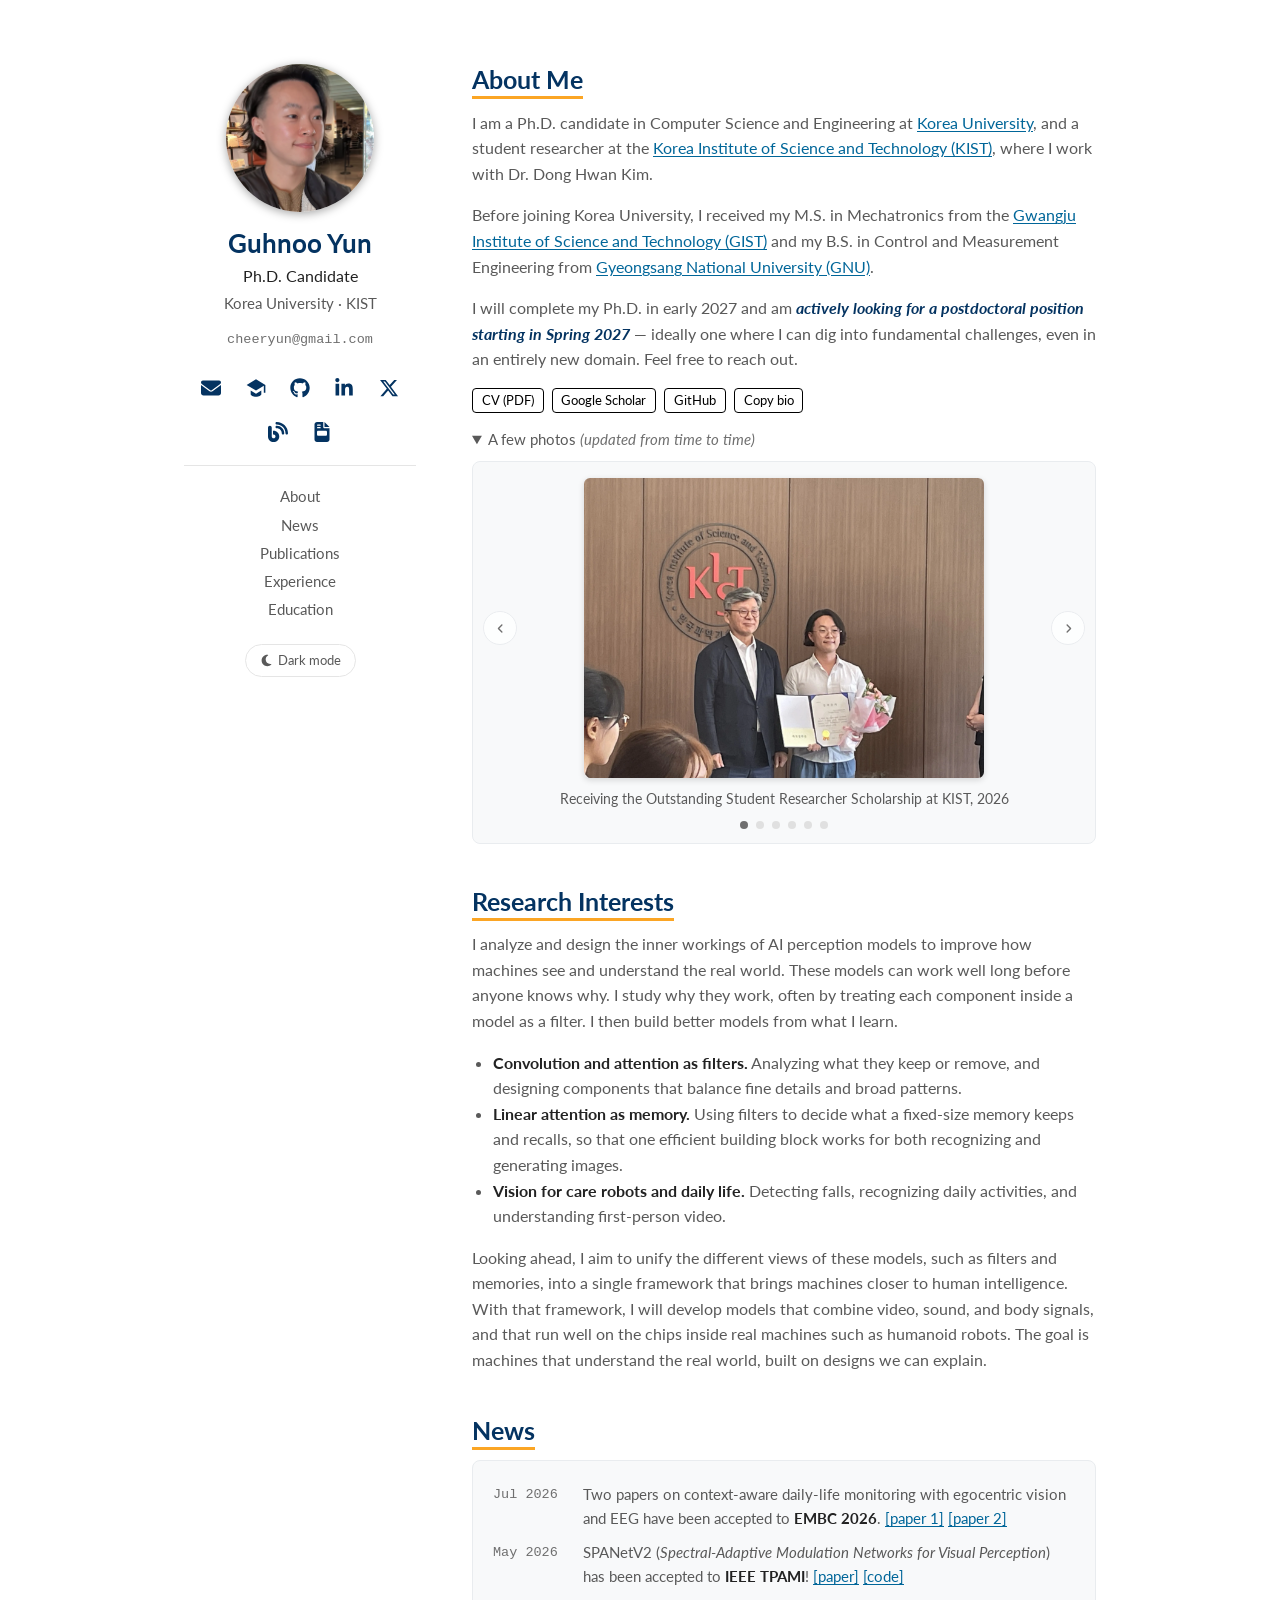
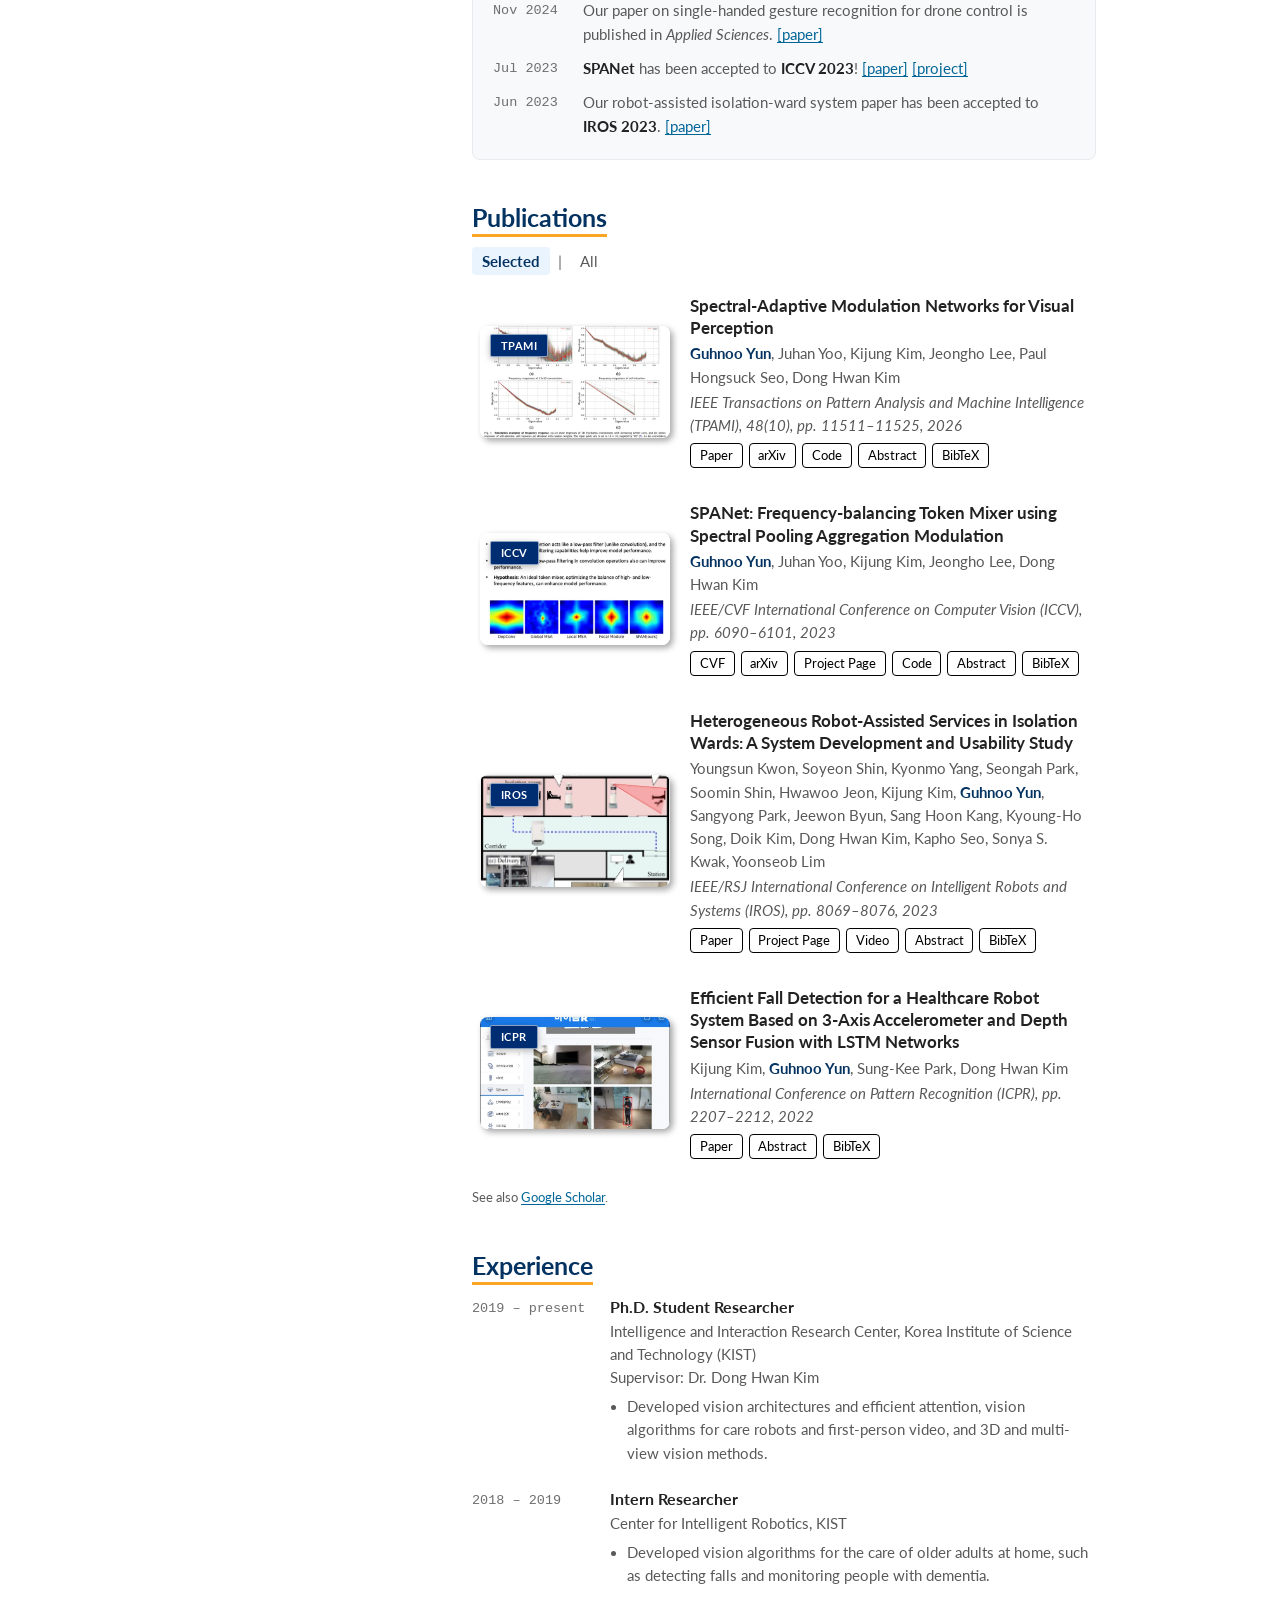
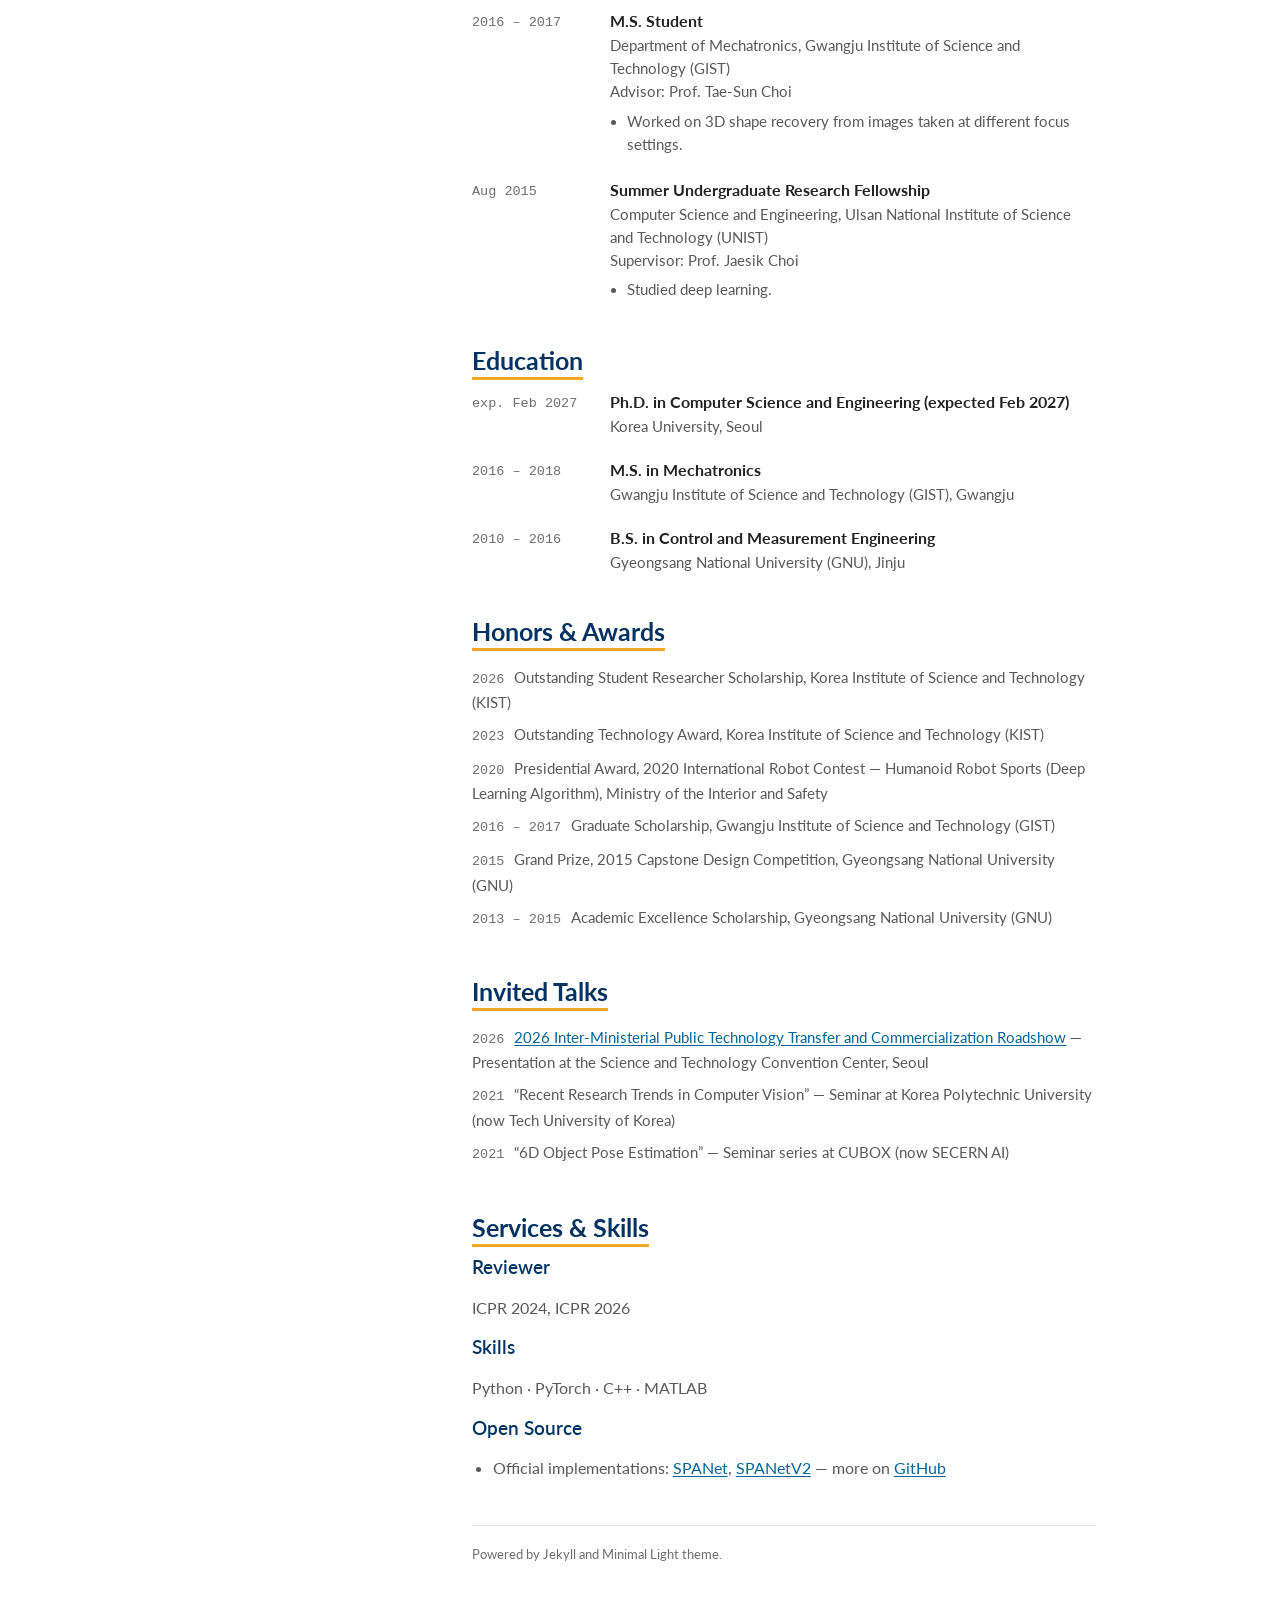
<file: index.html>
<!DOCTYPE html>
<html lang="en">
<head>
  <meta charset="utf-8">
  <meta name="viewport" content="width=device-width, initial-scale=1">
  <title>Guhnoo Yun</title>
  <meta name="description" content="Guhnoo Yun, Ph.D. candidate at Korea University and student researcher at KIST. Analyzing and designing the inner workings of AI perception models to improve how machines see and understand the real world.">
  <link rel="canonical" href="https://doranlyong.github.io/">
  <meta property="og:type" content="profile">
  <meta property="og:title" content="Guhnoo Yun">
  <meta property="og:description" content="Ph.D. candidate at Korea University · KIST. Analyzing and designing the inner workings of AI perception models.">
  <meta property="og:url" content="https://doranlyong.github.io/">
  <meta name="twitter:card" content="summary">
  <link rel="icon" type="image/svg+xml" href="favicon.svg">

  <!-- pre-paint theme: 다크모드 깜빡임 방지. 저장된 선택이 없으면 OS 설정과 무관하게 라이트 -->
  <script>
    (function () {
      try {
        var m = location.search.match(/[?&]theme=(dark|light)/);
        var t = m ? m[1] : localStorage.getItem("theme");
        if (!t) t = "light";
        document.documentElement.setAttribute("data-theme", t);
      } catch (e) {}
    })();
  </script>

  <link rel="preconnect" href="https://fonts.googleapis.com">
  <link rel="preconnect" href="https://fonts.gstatic.com" crossorigin>
  <link href="https://fonts.googleapis.com/css2?family=Lato:ital,wght@0,400;0,700;1,400&family=Ubuntu+Mono&display=swap" rel="stylesheet">
  <link rel="stylesheet" href="assets/css/style.css">

  <script type="application/ld+json">
  {
    "@context": "https://schema.org",
    "@type": "Person",
    "name": "Guhnoo Yun",
    "jobTitle": "Ph.D. Candidate",
    "affiliation": [
      { "@type": "Organization", "name": "Korea University" },
      { "@type": "Organization", "name": "Korea Institute of Science and Technology" }
    ],
    "alumniOf": [
      { "@type": "Organization", "name": "Gwangju Institute of Science and Technology" },
      { "@type": "Organization", "name": "Gyeongsang National University" }
    ],
    "url": "https://doranlyong.github.io/",
    "sameAs": [
      "https://scholar.google.com/citations?user=L47h01YAAAAJ",
      "https://github.com/DoranLyong",
      "https://www.linkedin.com/in/guhnoo-yun-71b40b178"
    ]
  }
  </script>
</head>
<body data-page="index">
  <div class="wrapper">
    <aside class="sidebar"><!-- rendered by main.js --></aside>

    <main class="content">
      <section class="block" id="about">
        <h2>About Me</h2>
        <div id="about-body"></div>
        <div class="hero-actions"></div>
      </section>

      <section class="block" id="interests">
        <h2>Research Interests</h2>
        <div id="interests-body"></div>
      </section>

      <section class="block" id="news">
        <h2>News</h2>
        <div id="news-body"></div>
      </section>

      <section class="block" id="publications">
        <h2>Publications</h2>
        <div id="pubs-body"></div>
        <p style="font-size:13px">See also <a href="https://scholar.google.com/citations?user=L47h01YAAAAJ" target="_blank" rel="noopener">Google Scholar</a>.</p>
      </section>

      <section class="block" id="experience">
        <h2>Experience</h2>
        <div id="experience-body"></div>
      </section>

      <section class="block" id="education">
        <h2>Education</h2>
        <div id="education-body"></div>
      </section>

      <section class="block" id="awards">
        <h2>Honors &amp; Awards</h2>
        <div id="awards-body"></div>
      </section>

      <section class="block" id="talks">
        <h2>Invited Talks</h2>
        <div id="talks-body"></div>
      </section>

      <section class="block" id="services">
        <h2>Services &amp; Skills</h2>
        <div id="services-body"></div>
      </section>

      <footer class="site-footer"><!-- rendered by main.js --></footer>
    </main>
  </div>

  <script src="assets/js/data.js"></script>
  <script src="assets/js/main.js"></script>
</body>
</html>
</file>
<file: assets/css/style.css>
/* ==========================================================================
   Guhnoo Yun — academic homepage
   Design language: Minimal-Light / knightnemo lineage
   (fixed sidebar + scrolling content, Lato, navy headings, orange underline)
   All content lives in assets/js/data.js — this file is style only.
   ========================================================================== */

:root {
  --bg: #ffffff;
  --text: #595959;
  --text-strong: #222222;
  --text-light: #6f6f6f;
  --heading: #043361;
  --accent: #fba524;
  --accent-strong: #c47600;
  --link: #006699;
  --link-hover: #004d73;
  --theme: #002d72;
  --selected-bg: #eaf4ff;
  --note-red: #e74d3c;
  --border: #e5e5e5;
  --box-bg: #f8f9fa;
  --box-border: #e9ecef;
  --btn-fg: #000000;
  --btn-border: #000000;
  --code-bg: #f8f8f8;
  --shadow: rgba(0, 0, 0, 0.35);
  --ghost: #e0e0e0;
}

html[data-theme="dark"] {
  --bg: #20212b;
  --text: #dadbdf;
  --text-strong: #ffffff;
  --text-light: #9a9ba5;
  --heading: #3eb7f0;
  --accent: #fba524;
  --accent-strong: #fba524;
  --link: #3eb7f0;
  --link-hover: #7fd0f5;
  --theme: rgb(36, 150, 203);
  --selected-bg: rgba(36, 150, 203, 0.22);
  --note-red: #ff6f61;
  --border: #3a3b47;
  --box-bg: #262733;
  --box-border: #34353f;
  --btn-fg: #dadbdf;
  --btn-border: #6a6b75;
  --code-bg: #262733;
  --shadow: rgba(0, 0, 0, 0.6);
  --ghost: #3a3b47;
}

* { box-sizing: border-box; }

html { scroll-behavior: smooth; }

body {
  margin: 0;
  background-color: var(--bg);
  color: var(--text);
  font: 16px/1.6 "Lato", -apple-system, BlinkMacSystemFont, "Segoe UI",
    "Helvetica Neue", Arial, sans-serif;
  -webkit-font-smoothing: antialiased;
  transition: background-color 0.25s ease, color 0.25s ease;
}

/* ---------- layout: fixed sidebar + scrolling content ---------- */

.wrapper {
  max-width: 960px;
  margin: 0 auto;
  padding: 0 24px;
  display: flex;
  gap: 56px;
}

.sidebar {
  width: 232px;
  flex: 0 0 232px;
  position: sticky;
  top: 0;
  align-self: flex-start;
  max-height: 100vh;
  overflow-y: auto;
  padding: 4em 0 2em;
  text-align: center;
  scrollbar-width: thin;
  scrollbar-color: var(--border) transparent;
}
.sidebar::-webkit-scrollbar { width: 6px; }
.sidebar::-webkit-scrollbar-thumb { background: var(--border); border-radius: 3px; }
.sidebar::-webkit-scrollbar-track { background: transparent; }

.content {
  flex: 1 1 auto;
  min-width: 0;
  padding: 4em 0 50px;
}

/* ---------- sidebar ---------- */

.avatar {
  width: 148px;
  height: 148px;
  border-radius: 100%;
  object-fit: cover;
  margin: 0 auto 1em;
  display: block;
  box-shadow: 0 2px 10px var(--shadow);
}

.sidebar h1 {
  font-size: 26px;
  font-weight: 700;
  color: var(--heading);
  margin: 0 0 4px;
  line-height: 1.2;
}

.sidebar .position {
  font-size: 1.02rem;
  color: var(--text-strong);
  margin: 0 0 2px;
}

.sidebar .affiliation {
  font-size: 0.95rem;
  margin: 0 0 8px;
}
.sidebar .affiliation a { color: var(--text); }
.sidebar .affiliation a:hover { color: var(--link-hover); }

.sidebar .email {
  font-family: "Ubuntu Mono", Menlo, Consolas, monospace;
  font-size: 13.5px;
  color: var(--text-light);
  word-break: break-all;
}
.sidebar .email a { color: inherit; text-decoration: none; }
.sidebar .email a:hover { color: var(--link-hover); }

.social-icons {
  margin: 18px 0 10px;
  display: flex;
  justify-content: center;
  flex-wrap: wrap;
  gap: 6px;
}

.social-icons a {
  display: inline-flex;
  align-items: center;
  justify-content: center;
  width: 2.4rem;
  height: 2.4rem;
  border-radius: 100%;
  color: var(--heading);
  transition: all 0.3s ease;
}
.social-icons a:hover {
  transform: scale(1.2);
  color: var(--accent-strong);
}
.social-icons svg {
  width: 1.25rem;
  height: 1.25rem;
  fill: currentColor;
}

.side-nav {
  margin: 14px 0 0;
  padding: 14px 28px 0;
  border-top: 1px solid var(--border);
  list-style: none;
  font-size: 14.5px;
}
.side-nav li { margin: 5px 0; }
.side-nav a {
  color: var(--text);
  text-decoration: none;
}
.side-nav a:hover { color: var(--link-hover); }
.side-nav a.active { color: var(--heading); font-weight: 700; }

.theme-toggle {
  margin-top: 18px;
  background: none;
  border: 1px solid var(--border);
  border-radius: 999px;
  color: var(--text);
  font: inherit;
  font-size: 13px;
  padding: 5px 14px;
  cursor: pointer;
  transition: all 0.2s ease;
}
.theme-toggle:hover { border-color: var(--heading); color: var(--heading); }
.theme-toggle svg {
  width: 13px;
  height: 13px;
  fill: currentColor;
  vertical-align: -1.5px;
  margin-right: 5px;
}

/* ---------- typography ---------- */

a { color: var(--link); text-decoration: none; }
a:hover { color: var(--link-hover); text-decoration: underline; }

/* WCAG 1.4.1: links in running text must not rely on color alone */
#about-body a,
.photo-box figcaption a,
#services-body a,
.news-box a,
.entry-body a,
.flat-list a,
.content p a {
  text-decoration: underline;
  text-underline-offset: 2px;
}

.visually-hidden {
  position: absolute;
  width: 1px;
  height: 1px;
  padding: 0;
  margin: -1px;
  overflow: hidden;
  clip: rect(0 0 0 0);
  white-space: nowrap;
  border: 0;
}

strong, b { color: var(--text-strong); font-weight: 700; }

h2 {
  color: var(--heading);
  font-weight: 700;
  font-size: 157%;
  line-height: 1.1;
  margin: 2px 0 15px;
  text-decoration: underline;
  text-decoration-color: var(--accent);
  text-decoration-thickness: 3px;
  text-underline-offset: 7px;
}

h3 {
  color: var(--heading);
  font-weight: 600;
  font-size: 118%;
  line-height: 1.2;
  margin: 0 0 10px;
}

section.block { margin-bottom: 44px; }

hr {
  border: 0;
  height: 1px;
  background: var(--border);
  margin: 2em 0;
}

ul { padding-left: 1.3em; }

code, pre {
  font-family: Monaco, Consolas, "Ubuntu Mono", monospace;
  background: var(--code-bg);
  border-radius: 4px;
}
code { padding: 1px 5px; font-size: 0.85em; }

/* ---------- hero action buttons ---------- */

.hero-actions {
  display: flex;
  flex-wrap: wrap;
  gap: 8px;
  margin: 14px 0 0;
}

.btn {
  display: inline-block;
  color: var(--btn-fg);
  border: 1px solid var(--btn-border);
  border-radius: 4px;
  padding: 0.12rem 0.55rem;
  font-size: 12.5px;
  text-decoration: none;
  cursor: pointer;
  background: none;
  font-family: inherit;
  line-height: 1.55;
  transition: color 0.15s ease-in-out, border-color 0.15s ease-in-out;
}
.btn:hover {
  color: var(--theme);
  border-color: var(--theme);
  text-decoration: none;
}
html[data-theme="dark"] .btn:hover {
  color: var(--link-hover);
  border-color: var(--link-hover);
}

/* ---------- news ---------- */

.news-box {
  background: var(--box-bg);
  border: 1px solid var(--box-border);
  border-radius: 8px;
  padding: 16px 20px;
  margin: 16px 0 10px;
}

.news-box ul {
  list-style: none;
  margin: 0;
  padding: 0;
}

.news-box li {
  display: flex;
  gap: 14px;
  padding: 5px 0;
  font-size: 15px;
}

.news-date {
  flex: 0 0 76px;
  color: var(--text-light);
  font-size: 13.5px;
  font-family: "Ubuntu Mono", Menlo, monospace;
  padding-top: 1.5px;
  white-space: nowrap;
}

.link-btn {
  background: none;
  border: none;
  color: var(--link);
  font: inherit;
  font-size: 14px;
  cursor: pointer;
  padding: 0;
}
.link-btn:hover { color: var(--link-hover); text-decoration: underline; }

/* ---------- about: photo box (collapsed, one photo at a time) ---------- */

.photo-box {
  margin: 14px 0 0;
  font-size: 15px;
}

.photo-box summary {
  width: fit-content;
  cursor: pointer;
}
.photo-box summary:hover { color: var(--link-hover); }
.photo-box summary em { color: var(--text-light); }

.photo-gallery {
  position: relative;
  margin-top: 10px;
  padding: 16px 20px 14px;
  background: var(--box-bg);
  border: 1px solid var(--box-border);
  border-radius: 8px;
  text-align: center;
}

.photo-slide { display: none; margin: 0; }
.photo-slide.active { display: block; animation: photo-fade 0.3s ease; }
@keyframes photo-fade { from { opacity: 0; } to { opacity: 1; } }

/* fixed-height stage; each photo keeps its own aspect ratio inside it */
.photo-stage {
  display: flex;
  align-items: center;
  justify-content: center;
  height: 300px;
}
.photo-stage a { display: block; max-width: 100%; }
.photo-stage img {
  display: block;
  max-width: 100%;
  max-height: 300px;
  border-radius: 6px;
  box-shadow: 0 2px 6px rgba(0, 0, 0, 0.15);
}

.photo-slide figcaption {
  margin-top: 10px;
  font-size: 14px;
}

/* prev / next sit on the stage's vertical center (16px padding + half of 300px) */
.photo-nav {
  position: absolute;
  top: 166px;
  transform: translateY(-50%);
  width: 34px;
  height: 34px;
  padding: 0;
  display: flex;
  align-items: center;
  justify-content: center;
  border: 1px solid var(--box-border);
  border-radius: 50%;
  background: var(--bg);
  color: var(--text);
  cursor: pointer;
  opacity: 0.85;
  transition: opacity 0.15s ease-in-out, color 0.15s ease-in-out;
}
.photo-nav:hover { opacity: 1; color: var(--link-hover); }
.photo-nav svg { width: 11px; height: 11px; fill: currentColor; }
.photo-nav.prev { left: 10px; }
.photo-nav.next { right: 10px; }

.photo-dots {
  display: flex;
  justify-content: center;
  gap: 8px;
  margin-top: 10px;
}
.photo-dot {
  width: 8px;
  height: 8px;
  padding: 0;
  border: 0;
  border-radius: 50%;
  background: var(--ghost);
  cursor: pointer;
}
.photo-dot.active { background: var(--text-light); }

/* ---------- publications ---------- */

.pub-list {
  list-style: none;
  margin: 0;
  padding: 0;
}

.pub-list > li {
  margin-bottom: 22px;
  scroll-margin-top: 24px;
}

.pub-row {
  display: flex;
  align-items: center;
  gap: 20px;
  border-radius: 6px;
  padding: 6px 8px;
}

.pub-row-selected { background: var(--selected-bg); }

.pub-thumb {
  position: relative;
  flex: 0 0 190px;
}

.pub-thumb img,
.pub-thumb svg.teaser {
  display: block;
  width: 190px;
  height: 112px;
  object-fit: cover;
  border-radius: 8px;
  box-shadow: 3px 3px 6px var(--shadow);
}

.pub-badge {
  position: absolute;
  top: 8px;
  left: 10px;
  background: var(--theme);
  color: #fff;
  font-size: 11px;
  font-weight: 700;
  letter-spacing: 0.4px;
  padding: 2px 10px;
  border-radius: 0.125rem;
  border: 1px solid rgba(255, 255, 255, 0.55);
  box-shadow: 0 2px 5px 0 rgb(0 0 0 / 16%), 0 2px 10px 0 rgb(0 0 0 / 12%);
}
html[data-theme="dark"] .pub-badge {
  background: #17587a; /* white text 7.7:1, passes AA at 11px */
}

.pub-main { flex: 1 1 auto; min-width: 0; }

.pub-title {
  font-weight: 700;
  font-size: 16.5px;
  line-height: 1.35;
  margin-bottom: 3px;
}
.pub-title a { color: var(--text-strong); }
.pub-title a:hover { color: var(--link-hover); text-decoration: none; }

.pub-authors {
  font-size: 14.5px;
  margin-bottom: 2px;
}
.pub-authors .me {
  font-weight: 700;
  color: var(--heading);
}

.pub-venue {
  font-size: 14.5px;
  font-style: italic;
  margin-bottom: 6px;
}

.pub-note {
  color: var(--note-red);
  font-weight: 700;
  font-style: italic;
  font-size: 13.5px;
  margin-left: 4px;
}

.pub-links {
  display: flex;
  flex-wrap: wrap;
  gap: 6px;
  align-items: center;
}

.pub-extra {
  margin-top: 8px;
  font-size: 14px;
  background: var(--box-bg);
  border: 1px solid var(--box-border);
  border-radius: 6px;
  padding: 10px 14px;
  overflow-x: auto;
  max-height: 0;
  opacity: 0;
  visibility: hidden;
  margin-top: 0;
  padding-top: 0;
  padding-bottom: 0;
  border-width: 0;
  transition: max-height 0.2s ease, opacity 0.2s ease;
}
.pub-extra.open {
  max-height: 640px;
  opacity: 1;
  visibility: visible;
  margin-top: 8px;
  padding: 10px 14px;
  border-width: 1px;
}

.pub-extra pre {
  margin: 0 0 8px;
  padding: 0;
  background: none;
  font-size: 12.5px;
  line-height: 1.5;
  white-space: pre-wrap;
  word-break: break-word;
}

/* ---------- publications: Selected | All tabs, year separators ---------- */

.pub-tabs {
  display: flex;
  align-items: center;
  gap: 8px;
  margin: 0 0 14px;
}

.pub-tab {
  background: none;
  border: none;
  color: var(--text);
  font: inherit;
  font-size: 15px;
  padding: 2px 10px;
  border-radius: 4px;
  cursor: pointer;
}
.pub-tab:hover { color: var(--heading); }
.pub-tab.active {
  background: var(--selected-bg);
  color: var(--heading);
  font-weight: 700;
}

.pub-tab-sep { color: var(--text-light); }

.pub-year {
  list-style: none;
  text-align: right;
  font-size: 24px;
  font-weight: 700;
  line-height: 1;
  color: var(--ghost);
  border-top: 1px solid var(--border);
  padding-top: 6px;
  margin: 24px 0 10px;
}

.filter-chips {
  display: flex;
  flex-wrap: wrap;
  gap: 8px;
  margin: 18px 0 26px;
}

.chip {
  background: none;
  border: 1px solid var(--border);
  border-radius: 999px;
  color: var(--text);
  font: inherit;
  font-size: 13.5px;
  padding: 4px 14px;
  cursor: pointer;
  transition: all 0.15s ease;
}
.chip:hover { border-color: var(--theme); color: var(--theme); }
html[data-theme="dark"] .chip:hover { border-color: var(--link); color: var(--link); }
.chip.active {
  background: var(--selected-bg);
  border-color: var(--theme);
  color: var(--heading);
  font-weight: 700;
}

/* compact rows (domestic / patents) */
.pub-compact { font-size: 14.5px; padding: 4px 8px; }
.pub-compact .pub-title { font-size: 14.5px; display: inline; }
.pub-compact .pub-venue { display: inline; margin-left: 4px; }

/* ---------- experience / education entries ---------- */

.entry { display: flex; gap: 16px; margin-bottom: 20px; }

.entry-when {
  flex: 0 0 122px;
  color: var(--text-light);
  font-size: 13.5px;
  font-family: "Ubuntu Mono", Menlo, monospace;
  padding-top: 3px;
  white-space: nowrap;
}

.entry-body { flex: 1 1 auto; }
.entry-body .entry-title {
  font-weight: 700;
  color: var(--text-strong);
  font-size: 15.5px;
}
.entry-body .entry-sub { font-size: 14.5px; }
.entry-body ul {
  margin: 6px 0 0;
  padding-left: 1.15em;
  font-size: 14.5px;
}
.entry-body li { margin: 2px 0; }

/* ---------- awards / misc lists ---------- */

.flat-list { list-style: none; padding: 0; margin: 0; }
.flat-list li {
  padding: 4px 0;
  font-size: 15px;
}
.flat-list .year {
  color: var(--text-light);
  font-family: "Ubuntu Mono", Menlo, monospace;
  font-size: 13.5px;
  margin-right: 10px;
}

/* ---------- bio copy button ---------- */

.copy-bio-wrap { margin-top: 10px; }

/* ---------- footer ---------- */

footer.site-footer {
  border-top: 1px solid var(--border);
  margin-top: 30px;
  padding: 18px 0 40px;
  font-size: 13px;
  color: var(--text-light);
  display: flex;
  flex-wrap: wrap;
  gap: 6px 18px;
  align-items: center;
}
footer.site-footer a { color: var(--text-light); }
footer.site-footer a:hover { color: var(--link-hover); }

/* ---------- mobile sticky top nav (rendered by main.js, hidden on desktop) ---------- */

.mobile-topnav { display: none; }

/* ---------- responsive ---------- */

@media (max-width: 960px) {
  .wrapper { flex-direction: column; gap: 0; }
  .sidebar {
    position: static;
    width: 100%;
    flex: none;
    max-height: none;
    padding: 2.5em 0 1.5em;
    border-bottom: 1px solid var(--border);
  }
  .content { padding-top: 2em; }
  /* keep navigation reachable on small screens: horizontal wrap */
  .side-nav {
    display: flex;
    flex-wrap: wrap;
    justify-content: center;
    gap: 4px 18px;
    padding: 14px 12px 0;
  }
  .side-nav li { margin: 0; }

  /* sticky top nav — follows the viewport while scrolling */
  .mobile-topnav {
    display: flex;
    position: sticky;
    top: 0;
    z-index: 100;
    justify-content: center;
    justify-content: safe center; /* avoid left-edge clipping when links overflow */
    gap: 14px;
    padding: 11px 12px;
    background: var(--bg);
    border-bottom: 1px solid var(--border);
    white-space: nowrap;
    overflow-x: auto;
    -webkit-overflow-scrolling: touch;
    scrollbar-width: none;
    font-size: 13.5px;
  }
  .mobile-topnav::-webkit-scrollbar { display: none; }
  .mobile-topnav a {
    color: var(--text);
    text-decoration: none;
    font-weight: 700;
  }
  .mobile-topnav a:hover { color: var(--link-hover); }

  /* keep anchored sections (and pub deep links) clear of the sticky bar */
  .block,
  .pub-list li { scroll-margin-top: 58px; }
}

@media (max-width: 560px) {
  .pub-row { flex-direction: column; align-items: flex-start; gap: 10px; }
  .pub-thumb { flex: none; }
  .pub-thumb img, .pub-thumb svg.teaser { width: 100%; max-width: 300px; height: auto; aspect-ratio: 19/11; }
  .avatar { width: 110px; height: 110px; }
  .entry { flex-direction: column; gap: 2px; }
  .entry-when { flex: none; }
  .news-box li { flex-direction: column; gap: 0; }
  .news-date { flex: none; }
  .photo-gallery { padding: 14px 12px 12px; }
  .photo-stage { height: 260px; }
  .photo-stage img { max-height: 260px; }
  .photo-nav { top: 144px; } /* 14px padding + half of 260px */
}

/* respect users who prefer no motion */
@media (prefers-reduced-motion: reduce) {
  html { scroll-behavior: auto; }
  *, *::before, *::after { transition: none !important; }
  .photo-slide.active { animation: none; }
}

/* print: browsers strip backgrounds, so force the light palette */
@media print {
  html[data-theme="dark"] {
    --bg: #ffffff;
    --text: #595959;
    --text-strong: #222222;
    --text-light: #6f6f6f;
    --heading: #043361;
    --accent: #fba524;
    --accent-strong: #c47600;
    --link: #006699;
    --link-hover: #004d73;
    --theme: #002d72;
    --selected-bg: #eaf4ff;
    --note-red: #e74d3c;
    --border: #e5e5e5;
    --box-bg: #f8f9fa;
    --box-border: #e9ecef;
    --btn-fg: #000000;
    --btn-border: #000000;
    --code-bg: #f8f8f8;
    --shadow: rgba(0, 0, 0, 0.35);
    --ghost: #e0e0e0;
  }
  .theme-toggle { display: none; }
}
</file>
